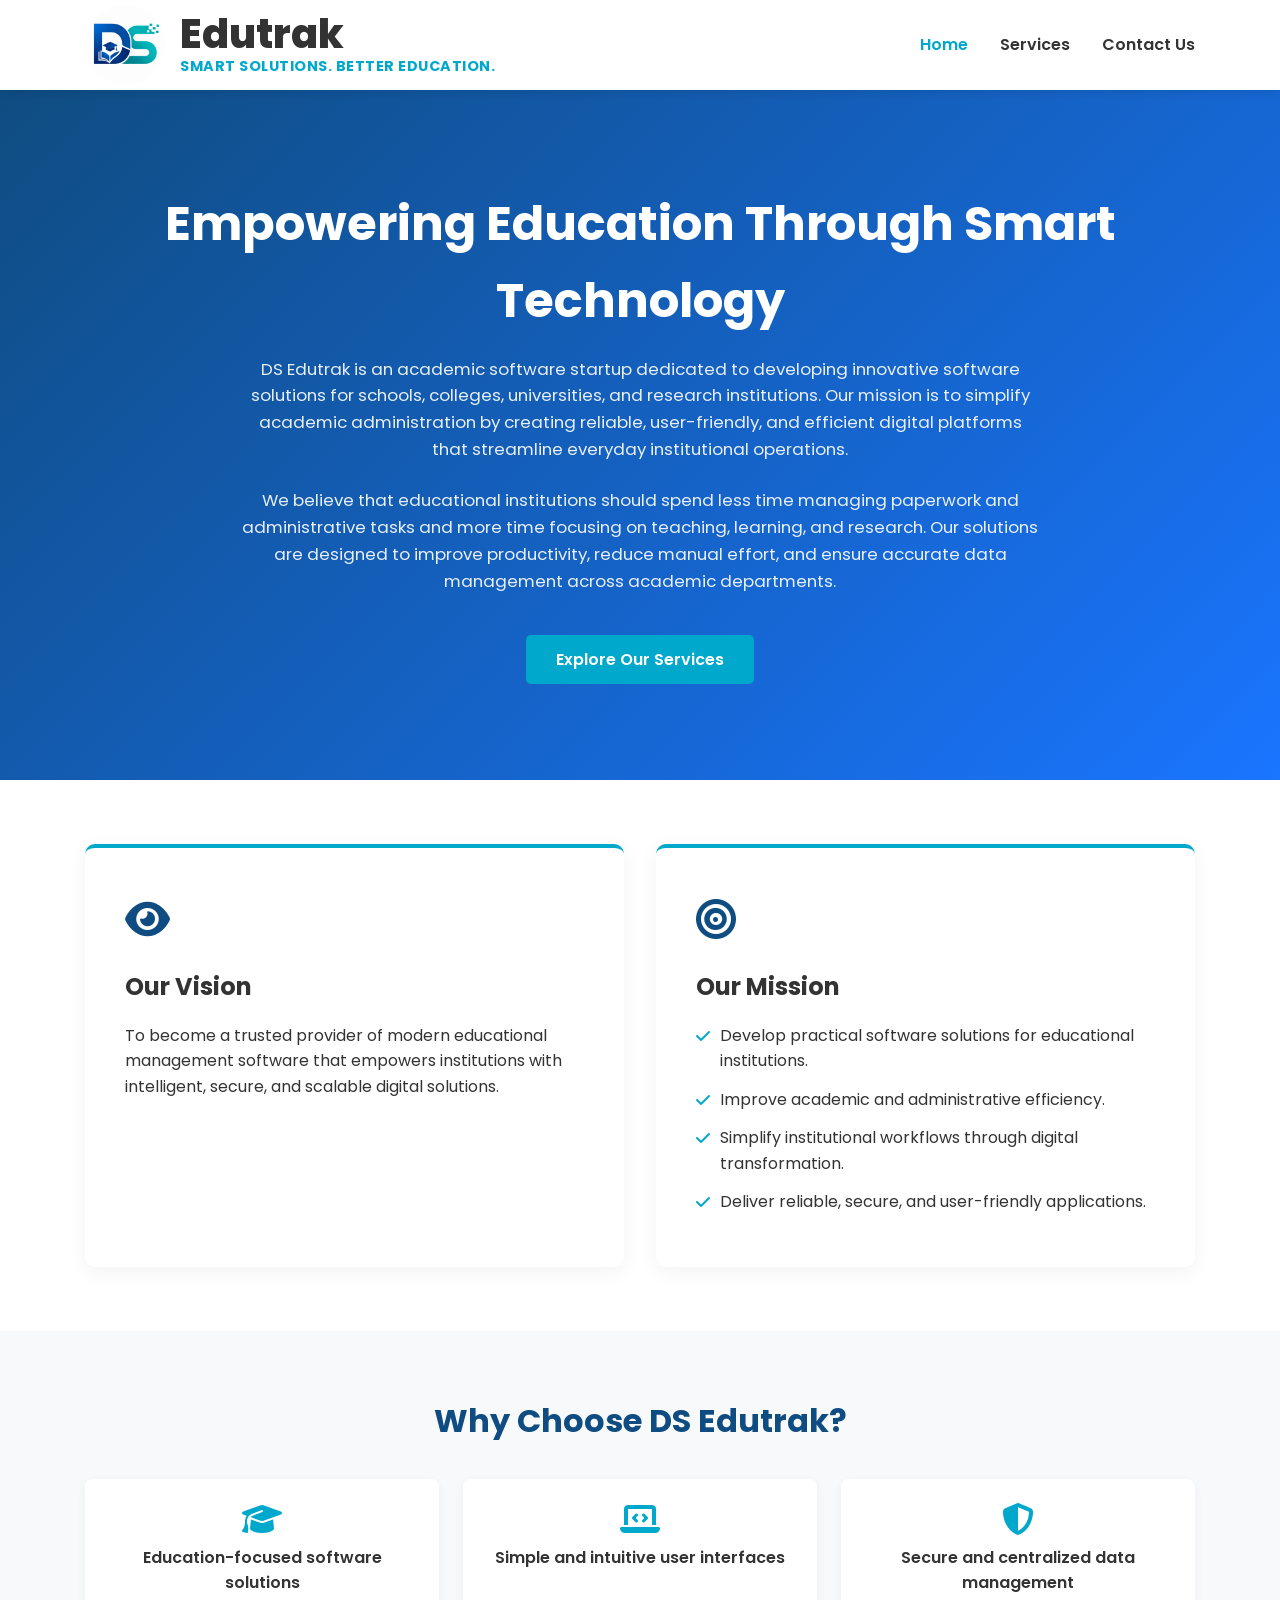
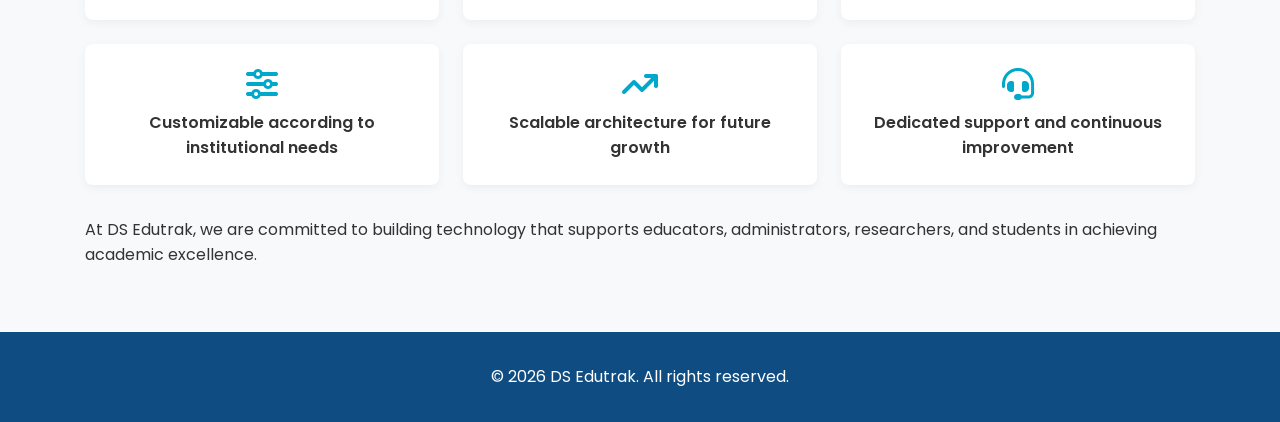
<file: index.html>
<!DOCTYPE html>
<html lang="en">
<head>
    
    <meta charset="UTF-8">
    <meta name="viewport" content="width=device-width, initial-scale=1.0">
    
    <!-- 1. PASTE YOUR GOOGLE SITE VERIFICATION TAG ON THE EMPTY LINE BELOW -->
    
<meta name="google-site-verification" content="qBQzR8AKXt5ij8styoOnA6eYE5Coi_GWFGePiBTYGak" />
    <!-- Basic SEO -->
    <title>DS Edutrak | Smart Educational Technology</title>
    <!-- Favicon (Will be turned circular by Javascript) -->
    <!-- Favicon strictly optimized for Google -->
    <link rel="icon" type="image/png" sizes="48x48" href="https://dsedutrak.com/images/favicon.png">
    <link rel="apple-touch-icon" href="https://dsedutrak.com/images/favicon.png">    <meta name="description" content="DS Edutrak develops reliable, academic, and educational management software solutions for schools, colleges, universities, and research institutions.">
    <meta name="keywords" content="educational software, school management system, academic software, timetable generation, student data management, edtech">
    <meta name="author" content="DS Edutrak">

    <!-- Open Graph (For Social Media, WhatsApp, LinkedIn Link Sharing) -->
    <meta property="og:title" content="DS Edutrak | Smart Educational Technology">
    <meta property="og:description" content="Empowering Education Through Smart Technology. Simple, secure, and scalable institutional software solutions.">
    <meta property="og:image" content="https://dsedutrak.com/images/logo.png">
    <meta property="og:url" content="https://dsedutrak.com">
    <meta property="og:type" content="website">

    <!-- Google Fonts & Icons -->
    <link href="https://fonts.googleapis.com/css2?family=Poppins:wght@300;400;600;700;800&display=swap" rel="stylesheet">
    <link rel="stylesheet" href="https://cdnjs.cloudflare.com/ajax/libs/font-awesome/6.4.0/css/all.min.css">
    
    <!-- Custom CSS -->
    <link rel="stylesheet" href="css/style.css">
</head>
<body>

    <!-- ================= HEADER & NAVIGATION ================= -->
    <header>
        <div class="container header-container">
           <!-- New Image Logo + Text + Tagline -->
            <a href="index.html" class="logo">
                <img src="images/logo.png" alt="DS Edutrak Logo" class="logo-img">
                <div class="logo-content">
                    <span class="logo-name">Edutrak</span>
                    <span class="logo-tagline">Smart solutions. Better education.</span>
                </div>
            </a>

            <!-- Mobile Menu Toggle Button -->
            <button class="mobile-menu-btn" id="menu-btn">
                <i class="fa-solid fa-bars"></i>
            </button>

            <!-- Navigation Links -->
            <nav id="nav-menu">
                <ul class="nav-links">
                    <li><a href="index.html" class="active">Home</a></li>
                    <li><a href="services.html">Services</a></li>
                    <li><a href="contact.html">Contact Us</a></li>
                </ul>
            </nav>
        </div>
    </header>

    <!-- ================= MAIN CONTENT AREA ================= -->
    <main>
        
        <!-- Hero / Welcome Section -->
        <section class="hero">
            <div class="container">
                <h1>Empowering Education Through Smart Technology</h1>
            
                <p>DS Edutrak is an academic software startup dedicated to developing innovative software solutions for schools, colleges, universities, and research institutions. Our mission is to simplify academic administration by creating reliable, user-friendly, and efficient digital platforms that streamline everyday institutional operations.</p>
                <p>We believe that educational institutions should spend less time managing paperwork and administrative tasks and more time focusing on teaching, learning, and research. Our solutions are designed to improve productivity, reduce manual effort, and ensure accurate data management across academic departments.</p>
                <a href="services.html" class="btn">Explore Our Services</a>
            </div>
        </section>

        <!-- Vision and Mission Section -->
        <section class="vision-mission section-padding">
            <div class="container grid-2-col">
                
                <!-- Vision Card -->
                <div class="card">
                    <div class="card-icon"><i class="fa-solid fa-eye"></i></div>
                    <h3>Our Vision</h3>
                    <p>To become a trusted provider of modern educational management software that empowers institutions with intelligent, secure, and scalable digital solutions.</p>
                </div>

                <!-- Mission Card -->
                <div class="card">
                    <div class="card-icon"><i class="fa-solid fa-bullseye"></i></div>
                    <h3>Our Mission</h3>
                    <ul class="custom-list">
                        <li><i class="fa-solid fa-check"></i> Develop practical software solutions for educational institutions.</li>
                        <li><i class="fa-solid fa-check"></i> Improve academic and administrative efficiency.</li>
                        <li><i class="fa-solid fa-check"></i> Simplify institutional workflows through digital transformation.</li>
                        <li><i class="fa-solid fa-check"></i> Deliver reliable, secure, and user-friendly applications.</li>
                    </ul>
                </div>

            </div>
        </section>

        <!-- Why Choose Us Section -->
        <section class="why-choose-us section-padding bg-light">
            <div class="container">
                <h2 class="section-title">Why Choose DS Edutrak?</h2>
                
                <div class="features-grid">
                    <div class="feature-item"><i class="fa-solid fa-graduation-cap"></i> Education-focused software solutions</div>
                    <div class="feature-item"><i class="fa-solid fa-laptop-code"></i> Simple and intuitive user interfaces</div>
                    <div class="feature-item"><i class="fa-solid fa-shield-halved"></i> Secure and centralized data management</div>
                    <div class="feature-item"><i class="fa-solid fa-sliders"></i> Customizable according to institutional needs</div>
                    <div class="feature-item"><i class="fa-solid fa-arrow-trend-up"></i> Scalable architecture for future growth</div>
                    <div class="feature-item"><i class="fa-solid fa-headset"></i> Dedicated support and continuous improvement</div>
                </div>

                <p class="closing-text">At DS Edutrak, we are committed to building technology that supports educators, administrators, researchers, and students in achieving academic excellence.</p>
            </div>
        </section>

    </main>
    <!-- ================= FOOTER ================= -->
    <footer>
        <div class="container">
            <p>&copy; 2026 DS Edutrak. All rights reserved.</p>
        </div>
    </footer>

    <!-- Our Custom JS -->
    <script src="js/script.js"></script>
</body>
</html>
</file>
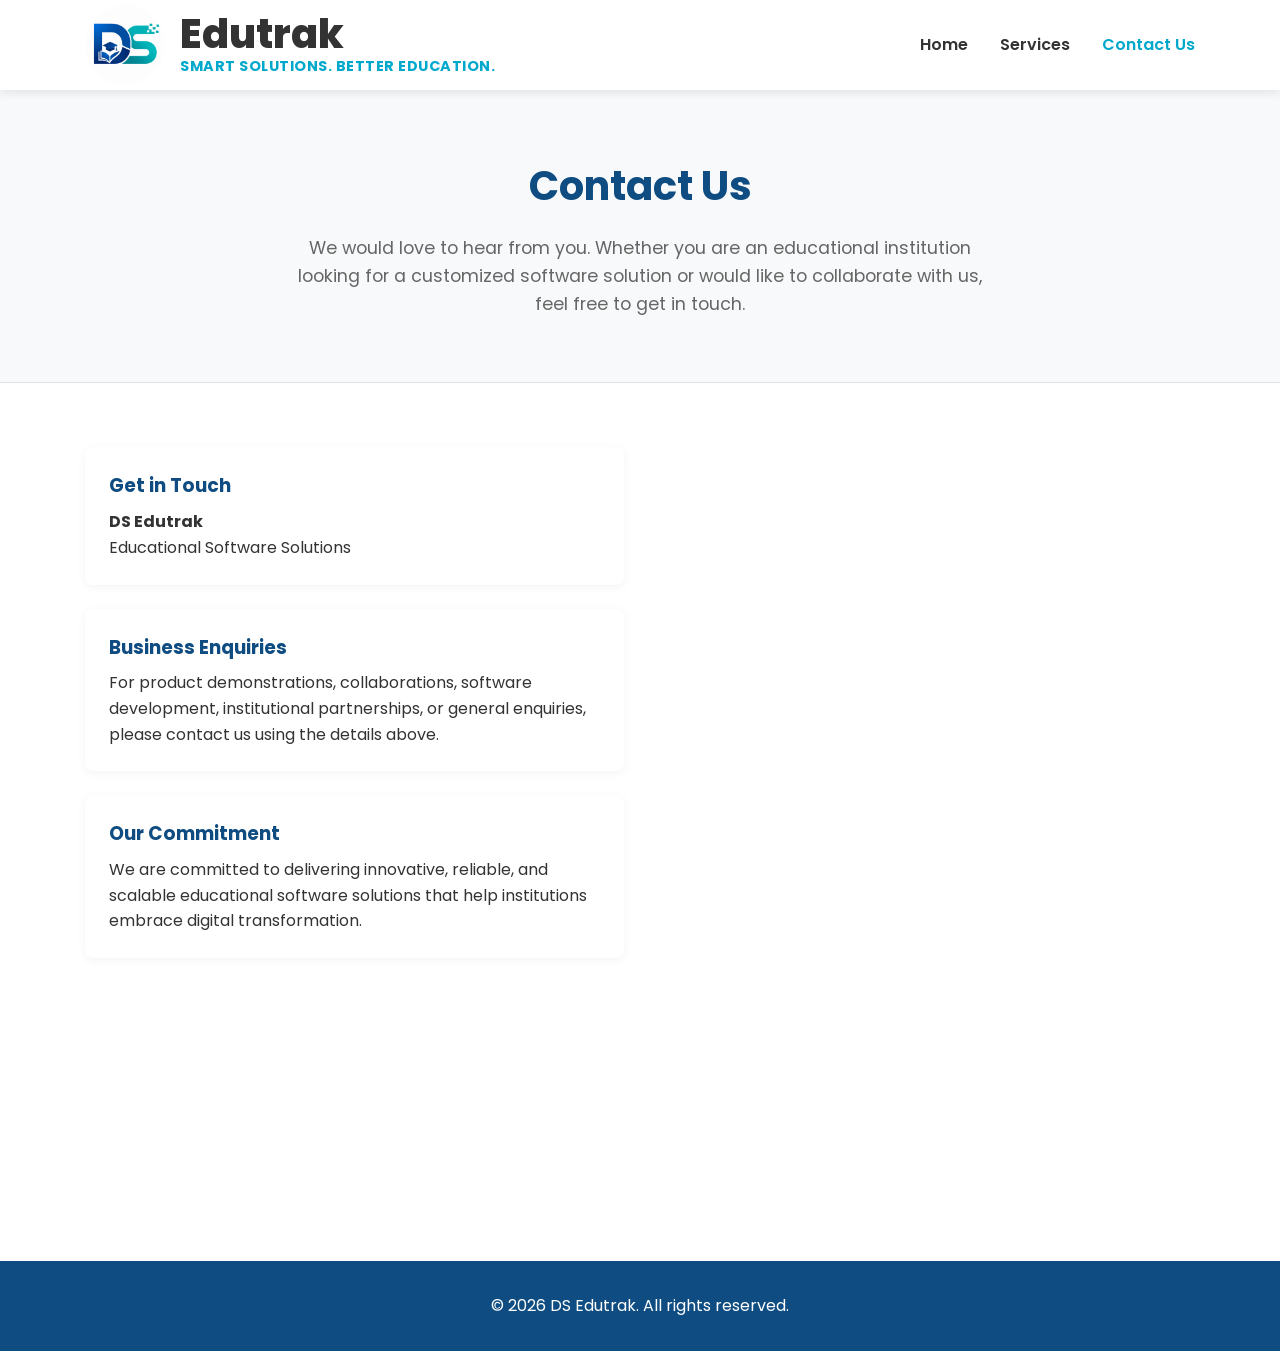
<file: contact.html>
<!DOCTYPE html>
<html lang="en">
<head>
    
    <meta charset="UTF-8">
    <meta name="viewport" content="width=device-width, initial-scale=1.0">

    <title>Contact Us | DS Edutrak</title>
    <!-- Favicon (Browser Tab & Google Search Icon) -->
   <!-- Favicon (Will be turned circular by Javascript) -->
   <!-- Favicon strictly optimized for Google -->
    <link rel="icon" type="image/png" sizes="48x48" href="https://dsedutrak.com/images/favicon.png">
    <link rel="apple-touch-icon" href="https://dsedutrak.com/images/favicon.png">
    <meta name="description" content="Get in touch with DS Edutrak for product demonstrations, software collaborations, and custom academic development.">

    <link href="https://fonts.googleapis.com/css2?family=Poppins:wght@300;400;600;700;800&display=swap" rel="stylesheet">
    <link rel="stylesheet" href="https://cdnjs.cloudflare.com/ajax/libs/font-awesome/6.4.0/css/all.min.css">
    <link rel="stylesheet" href="css/style.css">
</head>
<body>

    <!-- ================= HEADER & NAVIGATION ================= -->
    <header>
        <div class="container header-container">
          <!-- New Image Logo + Text + Tagline -->
            <a href="index.html" class="logo">
                <img src="images/logo.png" alt="DS Edutrak Logo" class="logo-img">
                <div class="logo-content">
                    <span class="logo-name">Edutrak</span>
                    <span class="logo-tagline">Smart solutions. Better education.</span>
                </div>
            </a>

            <button class="mobile-menu-btn" id="menu-btn">
                <i class="fa-solid fa-bars"></i>
            </button>

            <nav id="nav-menu">
                <ul class="nav-links">
                    <li><a href="index.html">Home</a></li>
                    <li><a href="services.html">Services</a></li>
                    <li><a href="contact.html" class="active">Contact Us</a></li>
                </ul>
            </nav>
        </div>
    </header>

    <!-- ================= MAIN CONTENT AREA ================= -->
    <main>
        <!-- Page Header -->
        <section class="page-header">
            <div class="container">
                <h1>Contact Us</h1>
                <p>We would love to hear from you. Whether you are an educational institution looking for a customized software solution or would like to collaborate with us, feel free to get in touch.</p>
            </div>
        </section>

        <section class="contact-section section-padding">
            <div class="container grid-2-col">
                
                <!-- Contact Info Left Side -->
                <div class="contact-info">
                    <div class="info-block">
                        <h3>Get in Touch</h3>
                        <p><strong>DS Edutrak</strong></p>
                        <p>Educational Software Solutions</p>
                    </div>

                    <div class="info-block mt-2">
                        <h3>Business Enquiries</h3>
                        <p>For product demonstrations, collaborations, software development, institutional partnerships, or general enquiries, please contact us using the details above.</p>
                    </div>

                    <div class="info-block mt-2">
                        <h3>Our Commitment</h3>
                        <p>We are committed to delivering innovative, reliable, and scalable educational software solutions that help institutions embrace digital transformation.</p>
                    </div>
                </div>

                <!-- Google Form Right Side (Placeholder for now) -->
                <div class="contact-form-container">
                    <div id="google-form-wrapper">
                        <!-- We will embed the actual Google Form here in Step 6 -->
                        <!-- Google Form Right Side -->
                <div class="contact-form-container">
                    <div id="google-form-wrapper">
                        <iframe src="https://docs.google.com/forms/d/e/1FAIpQLSeCZK_rITqa5ffLLDOFGuzMf4-h12XXAERdbdjioB2U-F3vhw/viewform?embedded=true"  width="640" height="750" frameborder="0" marginheight="0" marginwidth="0">Loading…</iframe>
                    </div>
                </div>
                    </div>
                </div>

            </div>
        </section>
    </main>

    <!-- ================= FOOTER ================= -->
    <footer>
        <div class="container">
            <p>&copy; 2026 DS Edutrak. All rights reserved.</p>
        </div>
    </footer>

    <!-- Our Custom JS -->
    <script src="js/script.js"></script>
</body>
</html>
</file>
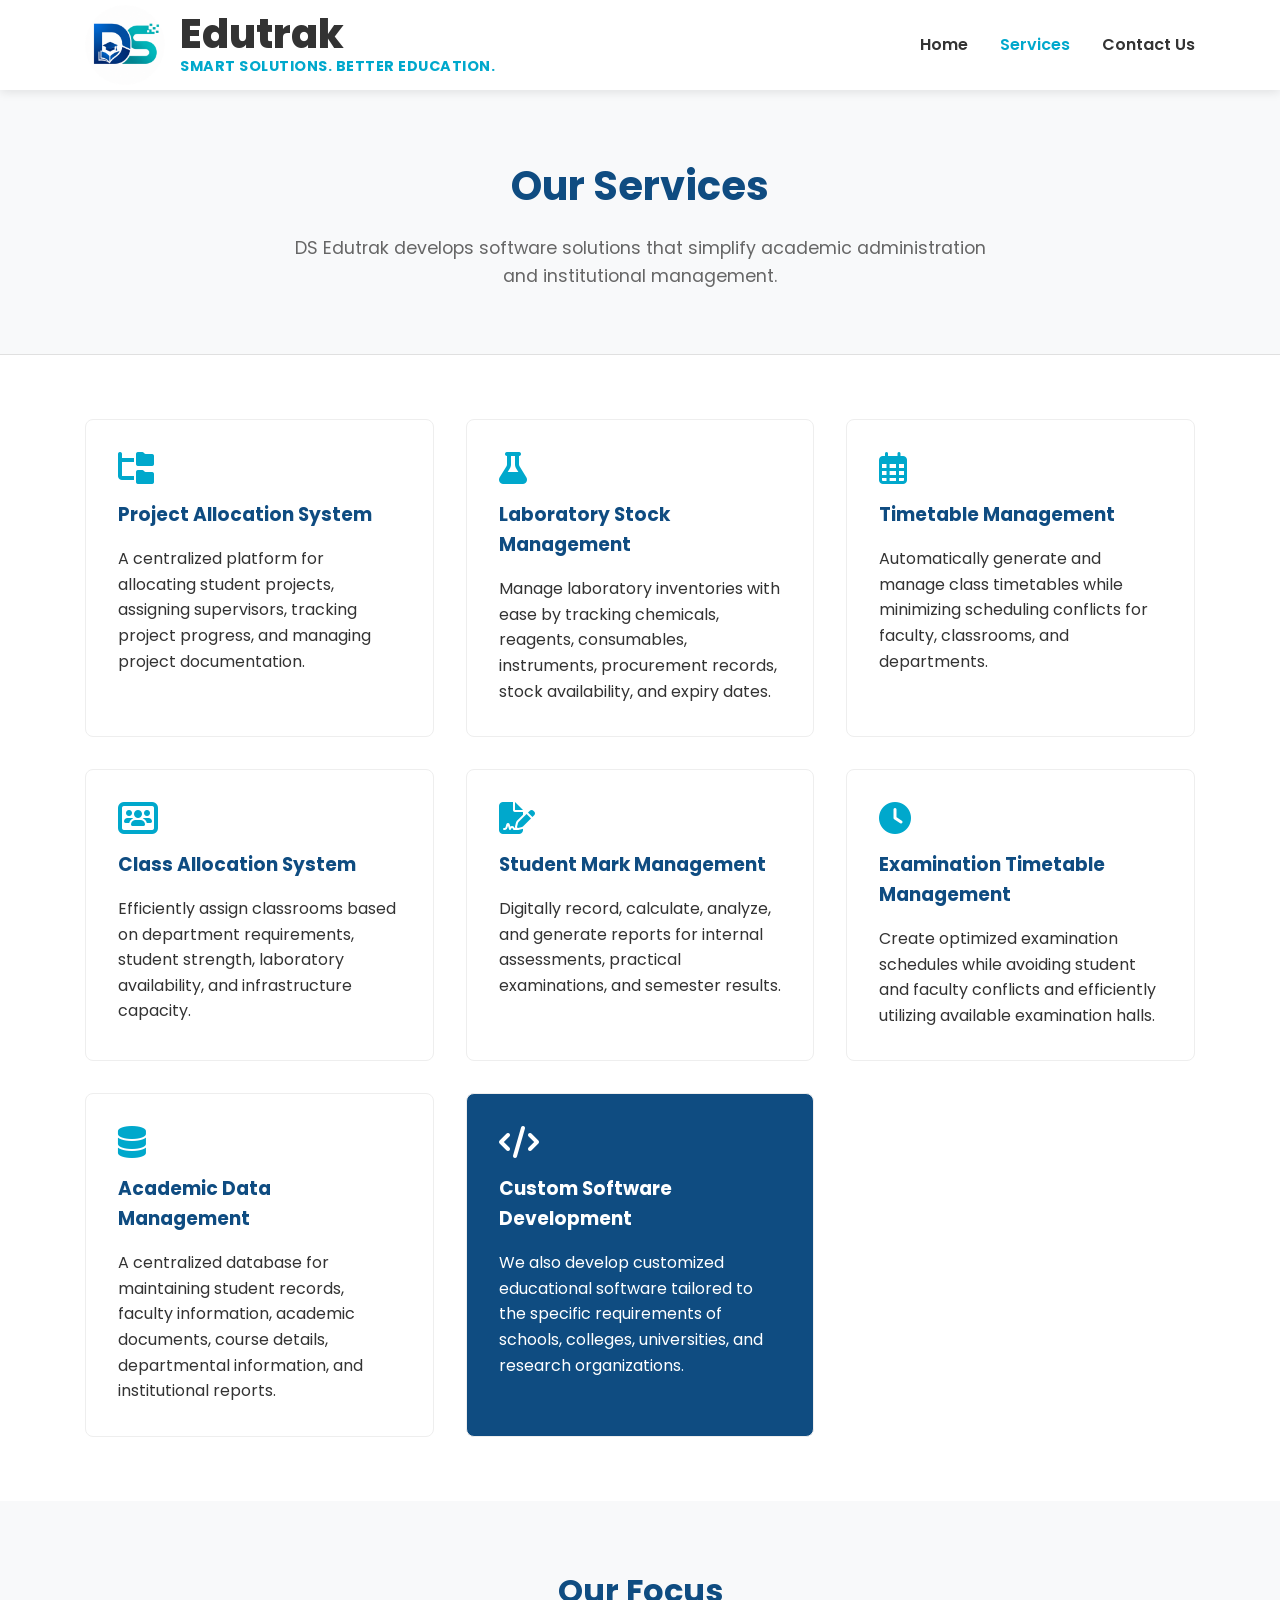
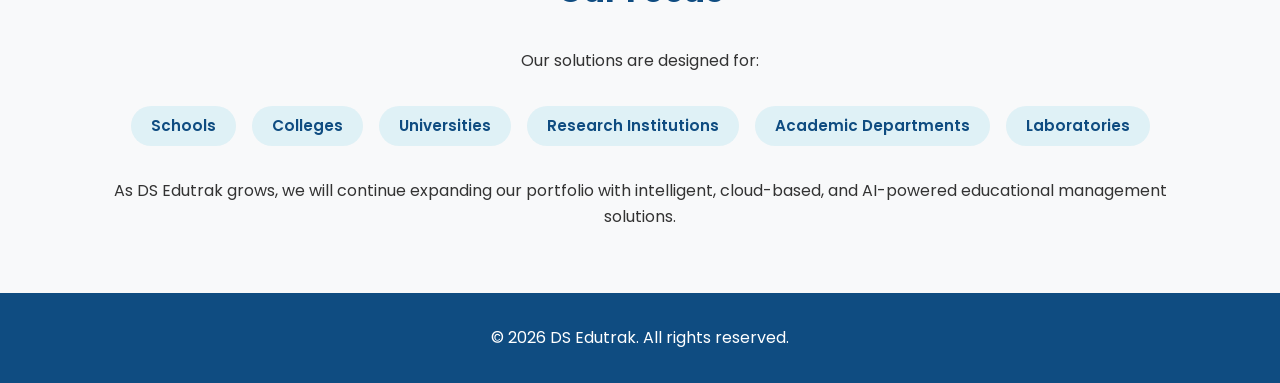
<file: services.html>
<!DOCTYPE html>
<html lang="en">
<head>
    <meta charset="UTF-8">
    <meta name="viewport" content="width=device-width, initial-scale=1.0">

    <title>Our Services | DS Edutrak</title>
    <!-- Favicon strictly optimized for Google -->
    <link rel="icon" type="image/png" sizes="48x48" href="https://dsedutrak.com/images/favicon.png">
    <link rel="apple-touch-icon" href="https://dsedutrak.com/images/favicon.png">
    <meta name="description" content="Explore DS Edutrak's software services including Project Allocation, Lab Stock Management, Timetable Generation, and Custom Educational Software Development.">
    
    <meta property="og:title" content="Software Services | DS Edutrak">
    <meta property="og:description" content="Software solutions tailored for schools, colleges, and research institutions.">
    
    <link href="https://fonts.googleapis.com/css2?family=Poppins:wght@300;400;600;700;800&display=swap" rel="stylesheet">
    <link rel="stylesheet" href="https://cdnjs.cloudflare.com/ajax/libs/font-awesome/6.4.0/css/all.min.css">
    <link rel="stylesheet" href="css/style.css">
</head>
<body>

    <!-- ================= HEADER & NAVIGATION ================= -->
    <header>
        <div class="container header-container">
           <!-- New Image Logo + Text + Tagline -->
            <a href="index.html" class="logo">
                <img src="images/logo.png" alt="DS Edutrak Logo" class="logo-img">
                <div class="logo-content">
                    <span class="logo-name">Edutrak</span>
                    <span class="logo-tagline">Smart solutions. Better education.</span>
                </div>
            </a>

            <button class="mobile-menu-btn" id="menu-btn">
                <i class="fa-solid fa-bars"></i>
            </button>

            <nav id="nav-menu">
                <ul class="nav-links">
                    <li><a href="index.html">Home</a></li>
                    <li><a href="services.html" class="active">Services</a></li>
                    <li><a href="contact.html">Contact Us</a></li>
                </ul>
            </nav>
        </div>
    </header>

    <!-- ================= MAIN CONTENT AREA ================= -->
    <main>
        <!-- Page Header -->
        <section class="page-header">
            <div class="container">
                <h1>Our Services</h1>
                <p>DS Edutrak develops software solutions that simplify academic administration and institutional management.</p>
            </div>
        </section>

        <!-- Services Grid -->
        <section class="services-list section-padding">
            <div class="container">
                <div class="services-grid">
                    
                    <div class="service-card">
                        <i class="fa-solid fa-folder-tree service-icon"></i>
                        <h3>Project Allocation System</h3>
                        <p>A centralized platform for allocating student projects, assigning supervisors, tracking project progress, and managing project documentation.</p>
                    </div>

                    <div class="service-card">
                        <i class="fa-solid fa-flask service-icon"></i>
                        <h3>Laboratory Stock Management</h3>
                        <p>Manage laboratory inventories with ease by tracking chemicals, reagents, consumables, instruments, procurement records, stock availability, and expiry dates.</p>
                    </div>

                    <div class="service-card">
                        <i class="fa-regular fa-calendar-days service-icon"></i>
                        <h3>Timetable Management</h3>
                        <p>Automatically generate and manage class timetables while minimizing scheduling conflicts for faculty, classrooms, and departments.</p>
                    </div>

                    <div class="service-card">
                        <i class="fa-solid fa-users-rectangle service-icon"></i>
                        <h3>Class Allocation System</h3>
                        <p>Efficiently assign classrooms based on department requirements, student strength, laboratory availability, and infrastructure capacity.</p>
                    </div>

                    <div class="service-card">
                        <i class="fa-solid fa-file-signature service-icon"></i>
                        <h3>Student Mark Management</h3>
                        <p>Digitally record, calculate, analyze, and generate reports for internal assessments, practical examinations, and semester results.</p>
                    </div>

                    <div class="service-card">
                        <i class="fa-solid fa-clock service-icon"></i>
                        <h3>Examination Timetable Management</h3>
                        <p>Create optimized examination schedules while avoiding student and faculty conflicts and efficiently utilizing available examination halls.</p>
                    </div>

                    <div class="service-card">
                        <i class="fa-solid fa-database service-icon"></i>
                        <h3>Academic Data Management</h3>
                        <p>A centralized database for maintaining student records, faculty information, academic documents, course details, departmental information, and institutional reports.</p>
                    </div>

                    <div class="service-card custom-dev">
                        <i class="fa-solid fa-code service-icon"></i>
                        <h3>Custom Software Development</h3>
                        <p>We also develop customized educational software tailored to the specific requirements of schools, colleges, universities, and research organizations.</p>
                    </div>

                </div>
            </div>
        </section>

        <!-- Our Focus Section -->
        <section class="our-focus section-padding bg-light">
            <div class="container text-center">
                <h2 class="section-title">Our Focus</h2>
                <p class="focus-subtitle">Our solutions are designed for:</p>
                
                <div class="tags-container">
                    <span class="tag">Schools</span>
                    <span class="tag">Colleges</span>
                    <span class="tag">Universities</span>
                    <span class="tag">Research Institutions</span>
                    <span class="tag">Academic Departments</span>
                    <span class="tag">Laboratories</span>
                </div>

                <p class="closing-text mt-2">As DS Edutrak grows, we will continue expanding our portfolio with intelligent, cloud-based, and AI-powered educational management solutions.</p>
            </div>
        </section>
    </main>

    <!-- ================= FOOTER ================= -->
    <footer>
        <div class="container">
            <p>&copy; 2026 DS Edutrak. All rights reserved.</p>
        </div>
    </footer>

    <!-- Our Custom JS -->
    <script src="js/script.js"></script>
</body>
</html>
</file>
<file: css/style.css>
/* ================= CSS VARIABLES (Color Palette) ================= */
:root {
    --primary-color: #0f4c81; /* Deep Trust Blue */
    --secondary-color: #00a8cc; /* Vibrant Teal */
    --text-dark: #333333;
    --text-light: #666666;
    --bg-light: #f8f9fa;
    --white: #ffffff;
    --transition: all 0.3s ease;
}

/* ================= CSS RESET & GLOBAL STYLES ================= */
* {
    margin: 0;
    padding: 0;
    box-sizing: border-box;
}

body {
    font-family: 'Poppins', sans-serif;
    line-height: 1.6;
    color: var(--text-dark);
    background-color: var(--white);
}

a {
    text-decoration: none;
    color: var(--text-dark);
}

ul {
    list-style: none;
}

.container {
    max-width: 1150px;
    margin: 0 auto;
    padding: 0 20px;
}

.section-padding {
    padding: 4rem 0;
}

.bg-light {
    background-color: var(--bg-light);
}

.text-center {
    text-align: center;
}

.mt-2 {
    margin-top: 1.5rem;
}

.section-title {
    font-size: 2rem;
    color: var(--primary-color);
    margin-bottom: 2rem;
    text-align: center;
}

/* Buttons */
.btn {
    display: inline-block;
    background-color: var(--secondary-color);
    color: var(--white);
    padding: 12px 30px;
    border-radius: 5px;
    font-weight: 600;
    transition: var(--transition);
    border: none;
    cursor: pointer;
}

.btn:hover {
    background-color: var(--primary-color);
    transform: translateY(-2px);
}

/* ================= HEADER & NAVIGATION ================= */
header {
    background-color: var(--white);
    box-shadow: 0 2px 10px rgba(0,0,0,0.1);
    position: sticky;
    top: 0;
    z-index: 1000;
}

/* Update header height */
.header-container {
    display: flex;
    justify-content: space-between;
    align-items: center;
    height: 90px;
}
/* Container for Image and Text */
.logo {
    display: flex;
    align-items: center; /* This keeps them perfectly centered to each other */
    gap: 15px; 
    text-decoration: none;
}

/* The Square DS Image - Increased to 80px to match text block height */
.logo-img {
    height: 80px; 
    width: auto;
    object-fit: contain;
    display: block;
}

/* Stacks the Text and Tagline vertically */
.logo-content {
    display: flex;
    flex-direction: column;
    justify-content: center;
    align-items: flex-start;
}

/* The word "Edutrak" */
.logo-name {
    font-size: 2.5rem; 
    font-weight: 800;  
    color: var(--text-dark);
    line-height: 0.85; /* Pulls text extremely tight to eliminate top invisible padding */
}

/* The Tagline below */
.logo-tagline {
    font-size: 0.9rem;
    font-weight: 700;
    color: var(--secondary-color);
    margin-top: 8px; /* Correct spacing between the big text and tagline */
    text-transform: uppercase;
    letter-spacing: 0.5px;
    line-height: 1;
}.logo-text {
    font-size: 1.5rem;
    font-weight: 700;
    color: var(--text-dark);
}

.logo-ds {
    color: var(--primary-color);
    font-size: 1.8rem;
}

.nav-links {
    display: flex;
    gap: 2rem;
}

.nav-links a {
    font-weight: 600;
    font-size: 1rem;
    transition: var(--transition);
}

.nav-links a:hover, .nav-links a.active {
    color: var(--secondary-color);
}

.mobile-menu-btn {
    display: none; /* Hidden on desktop */
    font-size: 1.5rem;
    background: none;
    border: none;
    cursor: pointer;
    color: var(--primary-color);
}

/* ================= HOME PAGE STYLES ================= */
.hero {
    background: linear-gradient(135deg, var(--primary-color) 0%, #1a75ff 100%);
    color: var(--white);
    padding: 6rem 0;
    text-align: center;
}

.hero h1 {
    font-size: 3rem;
    margin-bottom: 1rem;
}

.hero h2 {
    font-size: 1.5rem;
    font-weight: 400;
    margin-bottom: 1.5rem;
    color: #e6f0ff;
}

.hero p {
    max-width: 800px;
    margin: 0 auto 1.5rem auto;
    font-size: 1.05rem;
    opacity: 0.9;
}

.hero .btn {
    margin-top: 1rem;
}

/* Grids */
.grid-2-col {
    display: grid;
    grid-template-columns: 1fr 1fr;
    gap: 2rem;
}

/* Cards */
.card {
    background: var(--white);
    padding: 2.5rem;
    border-radius: 10px;
    box-shadow: 0 5px 20px rgba(0,0,0,0.05);
    border-top: 4px solid var(--secondary-color);
    transition: var(--transition);
}

.card:hover {
    transform: translateY(-5px);
    box-shadow: 0 8px 25px rgba(0,0,0,0.1);
}

.card-icon {
    font-size: 2.5rem;
    color: var(--primary-color);
    margin-bottom: 1rem;
}

.card h3 {
    margin-bottom: 1rem;
    font-size: 1.5rem;
}

.custom-list li {
    margin-bottom: 0.8rem;
    display: flex;
    align-items: flex-start;
    gap: 10px;
}

.custom-list i {
    color: var(--secondary-color);
    margin-top: 5px;
}

/* Features Grid */
.features-grid {
    display: grid;
    grid-template-columns: repeat(3, 1fr);
    gap: 1.5rem;
    margin-bottom: 2rem;
}

.feature-item {
    background: var(--white);
    padding: 1.5rem;
    border-radius: 8px;
    box-shadow: 0 3px 10px rgba(0,0,0,0.05);
    display: flex;
    flex-direction: column;
    align-items: center;
    text-align: center;
    font-weight: 600;
    gap: 10px;
}

.feature-item i {
    font-size: 2rem;
    color: var(--secondary-color);
}

/* ================= INTERNAL PAGES (Services & Contact) ================= */
.page-header {
    background-color: var(--bg-light);
    padding: 4rem 0;
    text-align: center;
    border-bottom: 1px solid #e0e0e0;
}

.page-header h1 {
    color: var(--primary-color);
    font-size: 2.5rem;
    margin-bottom: 1rem;
}

.page-header p {
    max-width: 700px;
    margin: 0 auto;
    font-size: 1.1rem;
    color: var(--text-light);
}

/* Services Grid */
.services-grid {
    display: grid;
    grid-template-columns: repeat(auto-fit, minmax(300px, 1fr));
    gap: 2rem;
}

.service-card {
    background: var(--white);
    border: 1px solid #eee;
    padding: 2rem;
    border-radius: 8px;
    transition: var(--transition);
}

.service-card:hover {
    box-shadow: 0 10px 30px rgba(0,0,0,0.08);
    border-color: var(--secondary-color);
}

.service-icon {
    font-size: 2rem;
    color: var(--secondary-color);
    margin-bottom: 1rem;
}

.service-card h3 {
    margin-bottom: 1rem;
    color: var(--primary-color);
}

.custom-dev {
    background: var(--primary-color);
    color: var(--white);
}

.custom-dev h3, .custom-dev .service-icon {
    color: var(--white);
}

/* Tags */
.tags-container {
    display: flex;
    flex-wrap: wrap;
    justify-content: center;
    gap: 1rem;
    margin: 2rem 0;
}

.tag {
    background: rgba(0, 168, 204, 0.1);
    color: var(--primary-color);
    padding: 8px 20px;
    border-radius: 50px;
    font-weight: 600;
    font-size: 0.95rem;
}

/* Contact Info & Form Placeholder */
.info-block {
    background: var(--white);
    padding: 1.5rem;
    border-radius: 8px;
    box-shadow: 0 2px 10px rgba(0,0,0,0.05);
}

.info-block h3 {
    color: var(--primary-color);
    margin-bottom: 0.5rem;
}

.form-placeholder {
    background: var(--bg-light);
    border: 2px dashed #ccc;
    height: 100%;
    min-height: 400px;
    display: flex;
    flex-direction: column;
    align-items: center;
    justify-content: center;
    border-radius: 8px;
    color: var(--text-light);
    font-size: 1.2rem;
}

.form-placeholder i {
    font-size: 3rem;
    margin-bottom: 1rem;
    color: #ccc;
}

/* ================= FOOTER ================= */
footer {
    background-color: var(--primary-color);
    color: var(--white);
    text-align: center;
    padding: 2rem 0;
    margin-top: auto;
}

/* ================= IFRAME & OVERFLOW FIX ================= */
html, body {
    overflow-x: hidden; /* This absolutely prevents the footer cut-off! */
    width: 100%;
}

.contact-form-container iframe {
    max-width: 100%;
    display: block;
    margin: 0 auto;
}

/* ================= MOBILE RESPONSIVENESS ================= */
@media (max-width: 768px) {
    .grid-2-col, .features-grid, .services-grid {
        grid-template-columns: 1fr;
    }
    
    .hero h1 {
        font-size: 2.2rem;
    }
    
    /* ---- HEADER LOGO SCALED FOR MOBILE ---- */
    .header-container {
        justify-content: flex-start; /* Align everything to the left side */
        padding: 0 10px;
    }

    .mobile-menu-btn {
        display: block;
        order: -1; /* MAGIC CSS: Forces the menu button to the extreme left! */
        margin-right: 15px; /* Adds space between menu and logo */
    }

    /* Scales down logo only on phones so tagline doesn't break into two lines */
    .logo-img {
        height: 50px; 
    }
    
    .logo-name {
        font-size: 1.5rem; 
    }
    
    .logo-tagline {
        font-size: 0.55rem;
        margin-top: 3px;
    }

    /* ---- MOBILE DROPDOWN MENU ---- */
    #nav-menu {
        position: absolute;
        top: 90px; /* Matches the new header height */
        left: 0;
        width: 100%;
        background-color: var(--white);
        box-shadow: 0 10px 10px rgba(0,0,0,0.1);
        transform: translateY(-150%);
        transition: transform 0.3s ease-in-out;
        z-index: -1;
    }
    
    #nav-menu.active {
        transform: translateY(0);
    }
    
    .nav-links {
        flex-direction: column;
        gap: 0;
        padding: 1rem 0;
    }
    
    .nav-links li {
        text-align: center;
    }
    
    .nav-links a {
        display: block;
        padding: 1rem;
    }
}
</file>
